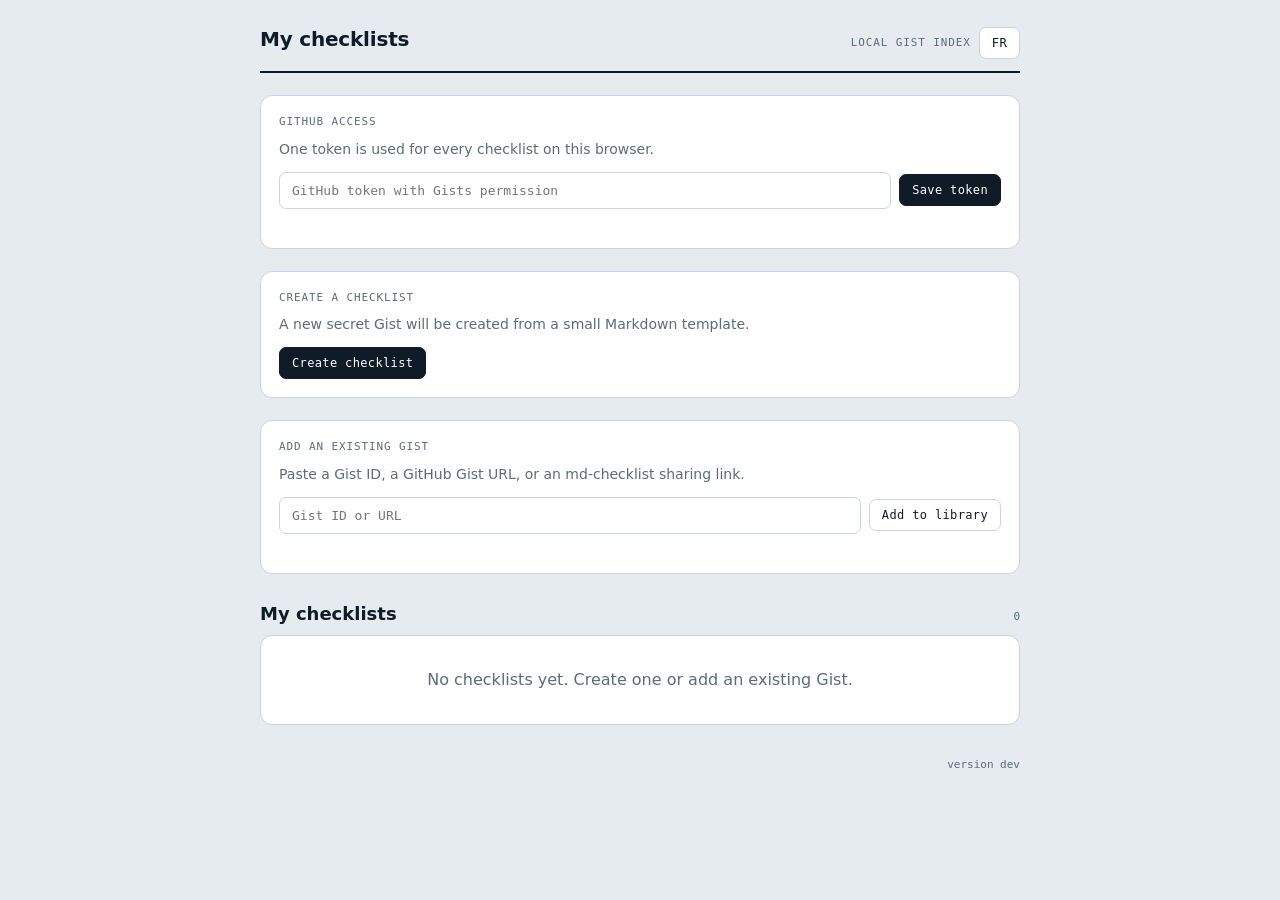
<file: index.html>
<!doctype html>
<html lang="en">
<head>
  <meta charset="utf-8">
  <meta name="viewport" content="width=device-width, initial-scale=1">
  <title>md-checklist</title>
  <link rel="stylesheet" href="css/app.css">
</head>
<body>
<!--
THESIS: A local working register for remote Gists, refusing a dashboard of interchangeable cards.
OWN-WORLD: Cold paper, navy ink, restrained teal, ruled rows, and compact utility controls.
STORY: Configure GitHub once, create or attach a checklist, then reopen it from a durable local index.
FIRST VIEWPORT: Identity and token access lead; creation and attachment sit together above the library ledger.
FORM: Operate-mode registry, assigned structure seed 305587b6.
FINISH: unreviewed and undocumented is unfinished; this build ends with the finish review, the verdict, and DESIGN.md
-->
  <main class="wrap">
    <header class="masthead">
      <h1 id="pageTitle">My checklists</h1>
      <div class="row"><span class="eyebrow" id="pageMeta">local Gist index</span><button class="btn" id="langButton">FR</button></div>
    </header>

    <section class="panel" aria-labelledby="tokenTitle">
      <span class="section-label" id="tokenTitle">GitHub access</span>
      <p id="tokenHelp"></p>
      <div class="row" style="margin-top:12px">
        <input class="field" id="tokenInput" type="password" autocomplete="off">
        <button class="btn primary" id="saveToken">Save token</button>
      </div>
      <p class="status" id="tokenStatus" aria-live="polite"></p>
    </section>

    <section class="panel" aria-labelledby="createTitle">
      <span class="section-label" id="createTitle">Create a checklist</span>
      <p id="createHelp"></p>
      <div class="actions" style="margin-top:12px"><button class="btn primary" id="createButton">Create checklist</button></div>
    </section>

    <section class="panel" aria-labelledby="addTitle">
      <span class="section-label" id="addTitle">Add an existing Gist</span>
      <p id="addHelp"></p>
      <div class="row" style="margin-top:12px">
        <input class="field" id="gistInput" autocomplete="off">
        <button class="btn" id="addButton">Add to library</button>
      </div>
      <p class="status" id="actionStatus" aria-live="polite"></p>
    </section>

    <section class="library" aria-labelledby="libraryTitle">
      <div class="library-head"><h2 id="libraryTitle">My checklists</h2><span class="meta" id="libraryCount"></span></div>
      <div class="library-list" id="libraryList"></div>
    </section>
    <footer class="meta build" id="buildInfo"></footer>
  </main>
  <script src="js/version.js"></script>
  <script src="js/storage.js"></script>
  <script src="js/markdown.js"></script>
  <script src="js/gist.js"></script>
  <script src="js/i18n.js"></script>
  <script src="js/home.js"></script>
</body>
</html>
</file>
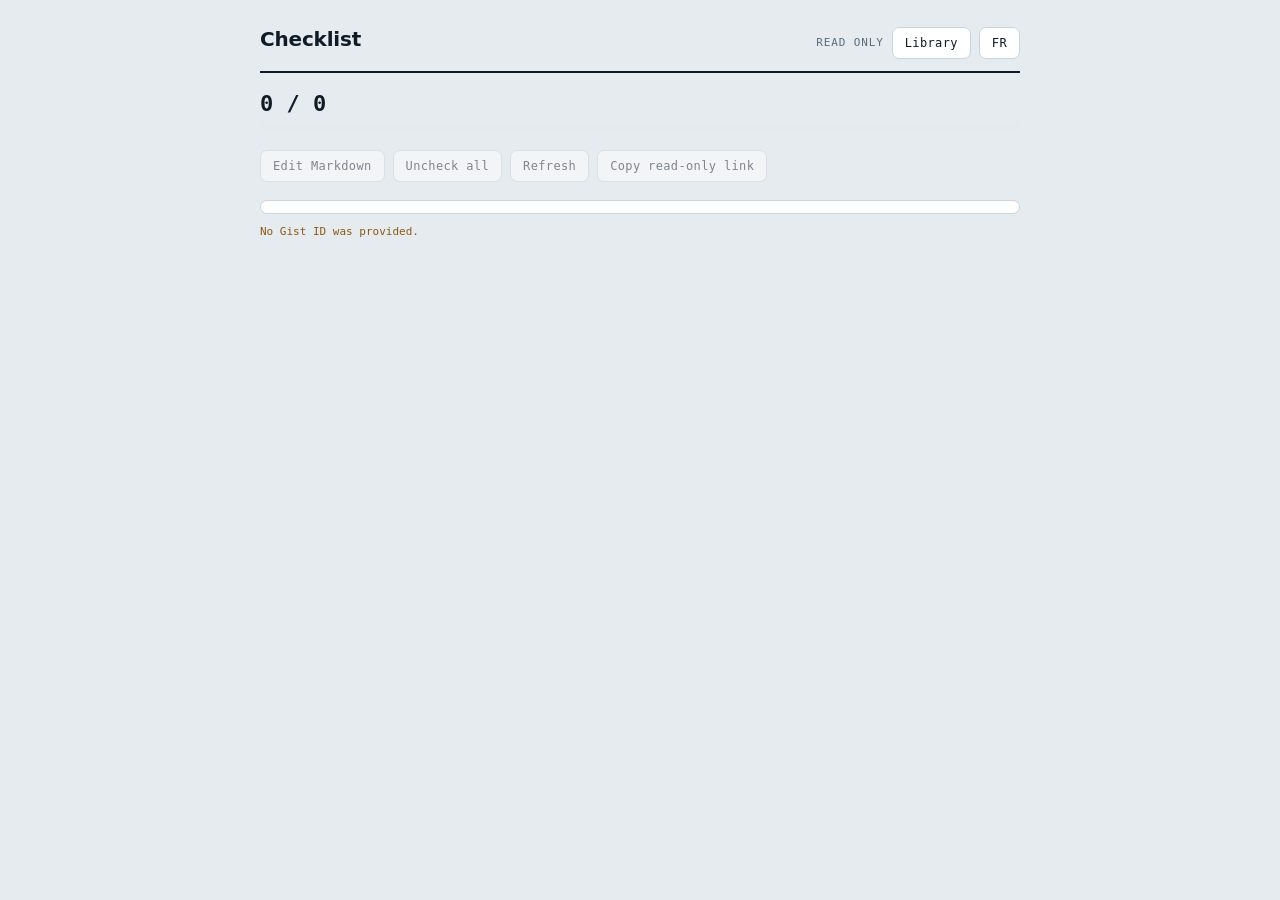
<file: checklist.html>
<!doctype html>
<html lang="en">
<head>
  <meta charset="utf-8">
  <meta name="viewport" content="width=device-width, initial-scale=1">
  <title>Checklist</title>
  <link rel="stylesheet" href="css/app.css">
</head>
<body>
  <main class="wrap">
    <header class="masthead">
      <h1 id="title">Checklist</h1>
      <div class="row"><span class="eyebrow" id="modeLabel"></span><button class="btn" id="homeButton">Library</button><button class="btn" id="langButton">FR</button></div>
    </header>
    <div class="gauge">
      <div class="gauge-top"><span class="gauge-count" id="count">0 / 0</span><span id="countLabel"></span></div>
      <div class="gauge-track"><div class="gauge-fill" id="fill"></div></div>
    </div>
    <div class="bar">
      <button class="btn" id="editButton">Edit Markdown</button>
      <button class="btn" id="resetButton">Uncheck all</button>
      <button class="btn" id="saveButton">Save now</button>
      <button class="btn" id="refreshButton">Refresh</button>
      <button class="btn" id="shareButton">Copy read-only link</button>
    </div>
    <div class="sheet" id="sheet"></div>
    <textarea id="editor" class="hidden" spellcheck="false"></textarea>
    <p class="status" id="status" aria-live="polite"></p>
  </main>
  <script src="js/storage.js"></script>
  <script src="js/markdown.js"></script>
  <script src="js/gist.js"></script>
  <script src="js/i18n.js"></script>
  <script src="js/checklist.js"></script>
</body>
</html>
</file>
<file: css/app.css>
:root {
  --paper: #e6ebef;
  --card: #fff;
  --ink: #0f1b26;
  --muted: #5a6c7c;
  --line: #c9d4dc;
  --line-soft: #e4eaef;
  --accent: #0e7c6b;
  --accent-soft: #ddefea;
  --warn: #8a5a12;
  --warn-soft: #fbf0dc;
  --mono: ui-monospace, "SF Mono", Menlo, Consolas, monospace;
  --sans: ui-sans-serif, system-ui, -apple-system, "Segoe UI", sans-serif;
}
* { box-sizing: border-box; }
body { margin: 0; padding: 24px 16px 48px; background: var(--paper); color: var(--ink); font: 16px/1.5 var(--sans); }
button, input, textarea { font: inherit; }
.wrap { max-width: 760px; margin: 0 auto; }
.masthead { display: flex; align-items: baseline; justify-content: space-between; gap: 16px; flex-wrap: wrap; padding-bottom: 12px; border-bottom: 2px solid var(--ink); }
.masthead h1 { margin: 0; font-size: 20px; letter-spacing: -.01em; }
.eyebrow, .meta, .status, .section-label { font-family: var(--mono); font-size: 11px; color: var(--muted); }
.eyebrow, .section-label { letter-spacing: .08em; text-transform: uppercase; }
.bar, .row, .actions { display: flex; gap: 8px; align-items: center; flex-wrap: wrap; }
.bar { margin: 18px 0; }
.btn { padding: 8px 12px; border: 1px solid var(--line); border-radius: 7px; background: var(--card); color: var(--ink); cursor: pointer; font: 12px var(--mono); letter-spacing: .03em; }
.btn:hover { border-color: var(--muted); }
.btn.primary { background: var(--ink); border-color: var(--ink); color: var(--card); }
.btn.danger { color: var(--warn); }
.btn:disabled { cursor: not-allowed; opacity: .48; }
.btn:focus-visible, input:focus-visible, textarea:focus-visible, .library-open:focus-visible { outline: 2px solid var(--accent); outline-offset: 2px; }
.panel { margin-top: 22px; padding: 18px; background: var(--card); border: 1px solid var(--line); border-radius: 12px; }
.panel h2 { margin: 0 0 6px; font-size: 17px; }
.panel p { margin: 0; color: var(--muted); font-size: 14px; }
.section-label { display: block; margin-bottom: 8px; }
.field { flex: 1 1 260px; min-width: 0; padding: 10px 12px; border: 1px solid var(--line); border-radius: 7px; background: #fff; color: var(--ink); font: 13px var(--mono); }
.hint { margin-top: 9px !important; font-size: 12px !important; }
.status { min-height: 1.5em; margin-top: 10px; }
.status.error { color: var(--warn); }
.build { display: block; margin-top: 32px; text-align: right; }
.library { margin-top: 26px; }
.library-head { display: flex; justify-content: space-between; align-items: baseline; gap: 16px; margin-bottom: 8px; }
.library-head h2 { margin: 0; font-size: 18px; }
.library-list { overflow: hidden; background: var(--card); border: 1px solid var(--line); border-radius: 12px; }
.library-item { display: grid; grid-template-columns: minmax(0, 1fr) auto; gap: 12px; align-items: center; padding: 14px 16px; border-bottom: 1px solid var(--line-soft); }
.library-item:last-child { border-bottom: 0; }
.library-open { min-width: 0; padding: 0; border: 0; background: none; color: inherit; text-align: left; cursor: pointer; border-radius: 4px; }
.library-name { display: block; overflow: hidden; font-weight: 650; text-overflow: ellipsis; white-space: nowrap; }
.library-open:hover .library-name { color: var(--accent); }
.empty { padding: 32px 18px; color: var(--muted); text-align: center; }
.gauge { margin: 18px 0 20px; }
.gauge-top { display: flex; align-items: baseline; gap: 10px; color: var(--muted); font: 13px var(--mono); }
.gauge-count { color: var(--ink); font-size: 22px; font-weight: 600; }
.gauge-track { height: 6px; margin-top: 8px; overflow: hidden; border-radius: 999px; background: var(--line-soft); }
.gauge-fill { width: 100%; height: 100%; border-radius: inherit; background: var(--accent); transform: scaleX(0); transform-origin: left; transition: transform .25s ease; }
.sheet { padding: 6px 0; background: var(--card); border: 1px solid var(--line); border-radius: 10px; }
.head { margin-bottom: 6px; padding: 20px 16px 8px; border-bottom: 1px solid var(--line-soft); color: var(--muted); font: 12px var(--mono); letter-spacing: .1em; text-transform: uppercase; }
.head:first-child { padding-top: 12px; }
.note { padding: 4px 16px 4px 60px; color: var(--muted); font-size: 14px; }
.task { display: flex; gap: 12px; align-items: flex-start; width: 100%; padding: 9px 16px; border: 0; border-radius: 6px; background: none; color: inherit; text-align: left; cursor: pointer; }
.task:hover:not(:disabled) { background: #f5f8fa; }
.task:disabled { cursor: default; }
.task:focus-visible { outline: 2px solid var(--accent); outline-offset: -2px; }
.idx { width: 20px; flex: none; padding-top: 4px; color: var(--muted); text-align: right; font: 11px var(--mono); }
.tick { display: grid; width: 19px; height: 19px; flex: none; margin-top: 2px; place-items: center; border: 1.5px solid var(--line); border-radius: 5px; }
.tick svg { width: 11px; height: 11px; fill: none; stroke: var(--card); stroke-width: 2.6; stroke-linecap: round; stroke-linejoin: round; opacity: 0; }
.task[aria-pressed="true"] .tick { border-color: var(--accent); background: var(--accent); }
.task[aria-pressed="true"] .tick svg { opacity: 1; }
.task[aria-pressed="true"] .txt { color: var(--muted); text-decoration: line-through; text-decoration-color: var(--line); }
.txt { flex: 1; padding-top: 1px; }
.txt code { padding: 1px 5px; border-radius: 4px; background: var(--accent-soft); font: .85em var(--mono); }
.txt a { color: var(--accent); }
.sub { margin-left: 22px; }
textarea { width: 100%; min-height: 340px; padding: 16px; resize: vertical; border: 1px solid var(--line); border-radius: 10px; background: var(--card); color: var(--ink); font: 13.5px/1.65 var(--mono); }
.hidden { display: none !important; }
@media (max-width: 560px) { body { padding: 16px 10px 36px; } .panel { padding: 15px; } .library-item { grid-template-columns: 1fr; } .actions { justify-content: flex-start; } .sub { margin-left: 10px; } }
@media (prefers-reduced-motion: reduce) { * { transition: none !important; } }
</file>
